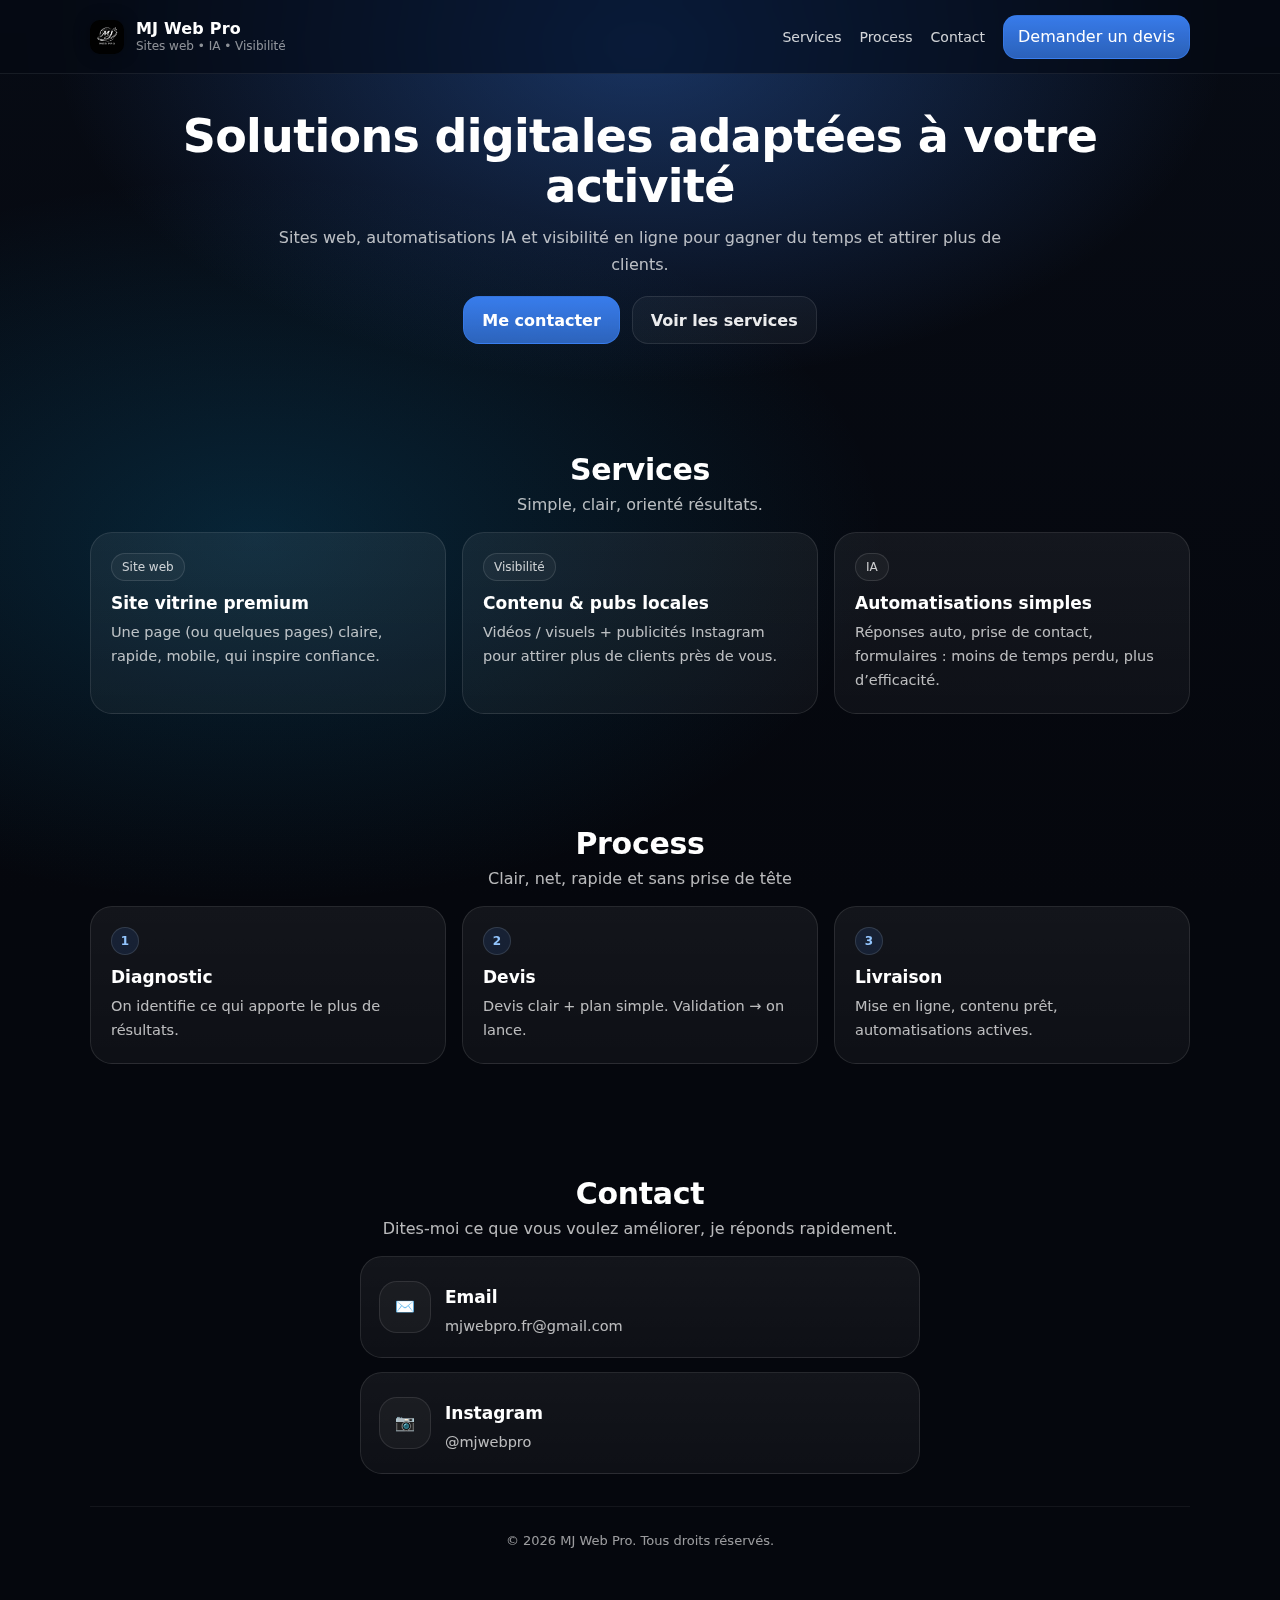
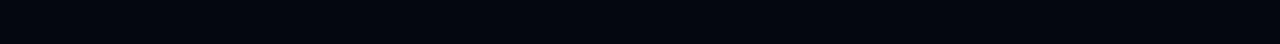
<file: index.html>
<!doctype html>
<html lang="fr">
<head>
  <meta charset="utf-8" />
  <meta name="viewport" content="width=device-width, initial-scale=1" />
  <title>MJ Web Pro</title>
  <meta name="description" content="Sites web, automatisations IA et outils digitaux pour gagner du temps et générer plus de clients." />
  <link rel="stylesheet" href="style.css" />
</head>

<body>
  <div class="page-bg" aria-hidden="true"></div>

  <!-- HEADER -->
  <header class="header">
    <div class="container header-inner">
      <a class="brand" href="#top" aria-label="MJ Web Pro">
        <img class="logo" src="logo.png" alt="MJ Web Pro" />
        <div class="brand-text">
          <div class="brand-name">MJ Web Pro</div>
          <div class="brand-sub">Sites web • IA • Visibilité</div>
        </div>
      </a>

      <!-- NAV DESKTOP -->
      <nav class="nav" aria-label="Navigation principale">
        <a class="nav-link" href="#services">Services</a>
        <a class="nav-link" href="#process">Process</a>
        <a class="nav-link" href="#contact">Contact</a>
        <a class="btn btn-accent" href="#contact">Demander un devis</a>
      </nav>

      <!-- BURGER MOBILE -->
      <button class="burger" id="burger" aria-label="Ouvrir le menu" aria-expanded="false" type="button">
        <span></span><span></span><span></span>
      </button>
    </div>

    <!-- NAV MOBILE -->
    <div class="mobile-nav" id="mobileNav" aria-label="Navigation mobile">
      <div class="container mobile-nav-inner">
        <a class="nav-link" href="#services">Services</a>
        <a class="nav-link" href="#process">Process</a>
        <a class="nav-link" href="#contact">Contact</a>
        <a class="btn btn-accent mobile-cta" href="#contact">Demander un devis</a>
      </div>
    </div>
  </header>

  <main id="top">
    <!-- HERO -->
    <section class="hero">
      <div class="container hero-wrap">
        <h1 class="hero-title">Solutions digitales adaptées à votre activité</h1>
        <p class="subtitle">
          Sites web, automatisations IA et visibilité en ligne pour gagner du temps et attirer plus de clients.
        </p>

        <div class="hero-actions">
          <a class="btn btn-lg btn-accent" href="#contact">Me contacter</a>
          <a class="btn btn-lg" href="#services">Voir les services</a>
        </div>
      </div>
    </section>

    <!-- SERVICES -->
    <section class="section" id="services">
      <div class="container">
        <div class="section-head">
          <h2 class="section-title">Services</h2>
          <p class="section-sub muted">Simple, clair, orienté résultats.</p>
        </div>

        <div class="grid">
          <div class="card">
            <div class="tag">Site web</div>
            <div class="card-title">Site vitrine premium</div>
            <div class="card-desc">
              Une page (ou quelques pages) claire, rapide, mobile, qui inspire confiance.
            </div>
          </div>

          <div class="card">
            <div class="tag">Visibilité</div>
            <div class="card-title">Contenu & pubs locales</div>
            <div class="card-desc">
              Vidéos / visuels + publicités Instagram pour attirer plus de clients près de vous.
            </div>
          </div>

          <div class="card">
            <div class="tag">IA</div>
            <div class="card-title">Automatisations simples</div>
            <div class="card-desc">
              Réponses auto, prise de contact, formulaires : moins de temps perdu, plus d’efficacité.
            </div>
          </div>
        </div>
      </div>
    </section>

    <!-- PROCESS -->
    <section class="section" id="process">
      <div class="container">
        <div class="section-head">
          <h2 class="section-title">Process</h2>
          <p class="section-sub muted">Clair, net, rapide et sans prise de tête</p>
        </div>

        <div class="grid">
          <div class="card">
            <div class="step">1</div>
            <div class="card-title">Diagnostic</div>
            <div class="card-desc">
              On identifie ce qui apporte le plus de résultats.
            </div>
          </div>

          <div class="card">
            <div class="step">2</div>
            <div class="card-title">Devis</div>
            <div class="card-desc">
              Devis clair + plan simple. Validation → on lance.
            </div>
          </div>

          <div class="card">
            <div class="step">3</div>
            <div class="card-title">Livraison</div>
            <div class="card-desc">
              Mise en ligne, contenu prêt, automatisations actives.
            </div>
          </div>
        </div>
      </div>
    </section>

    <!-- CONTACT -->
    <section class="section" id="contact">
      <div class="container">
        <div class="section-head">
          <h2 class="section-title">Contact</h2>
          <p class="section-sub muted">
            Dites-moi ce que vous voulez améliorer, je réponds rapidement.
          </p>
        </div>

        <div class="contact-row">
          <a class="card contact" href="mailto:mjwebpro.fr@gmail.com">
            <div class="iconbox">✉️</div>
            <div>
              <div class="card-title">Email</div>
              <div class="card-desc">mjwebpro.fr@gmail.com</div>
            </div>
          </a>

          <a class="card contact" href="https://instagram.com/mjwebpro" target="_blank" rel="noreferrer">
            <div class="iconbox">📷</div>
            <div>
              <div class="card-title">Instagram</div>
              <div class="card-desc">@mjwebpro</div>
            </div>
          </a>
        </div>

        <footer class="footer">
          © <span id="year"></span> MJ Web Pro. Tous droits réservés.
        </footer>
      </div>
    </section>
  </main>

  <script>
    document.getElementById("year").textContent = new Date().getFullYear();

    const burger = document.getElementById("burger");
    const mobileNav = document.getElementById("mobileNav");

    function closeMenu() {
      mobileNav.classList.remove("open");
      burger.setAttribute("aria-expanded", "false");
    }

    burger.addEventListener("click", () => {
      const isOpen = mobileNav.classList.toggle("open");
      burger.setAttribute("aria-expanded", String(isOpen));
    });

    mobileNav.querySelectorAll("a").forEach(a =>
      a.addEventListener("click", closeMenu)
    );

    window.addEventListener("resize", () => {
      if (window.innerWidth > 980) closeMenu();
    });

    const easeInOutCubic = (t) =>
      t < 0.5 ? 4 * t * t * t : 1 - Math.pow(-2 * t + 2, 3) / 2;

    document.querySelectorAll('a[href^="#"]').forEach(link => {
      link.addEventListener("click", (e) => {
        const id = link.getAttribute("href");
        if (id.length <= 1) return;

        const target = document.querySelector(id);
        if (!target) return;

        e.preventDefault();
        const headerOffset = 84;
        const targetY = target.getBoundingClientRect().top + window.scrollY - headerOffset;

        const startY = window.scrollY;
        const delta = targetY - startY;
        const startTime = performance.now();
        const duration = 850;

        function tick(now) {
          const elapsed = now - startTime;
          const p = Math.min(elapsed / duration, 1);
          const e2 = easeInOutCubic(p);
          window.scrollTo(0, startY + delta * e2);
          if (p < 1) requestAnimationFrame(tick);
        }
        requestAnimationFrame(tick);
      });
    });
  </script>
</body>
</html>
</file>
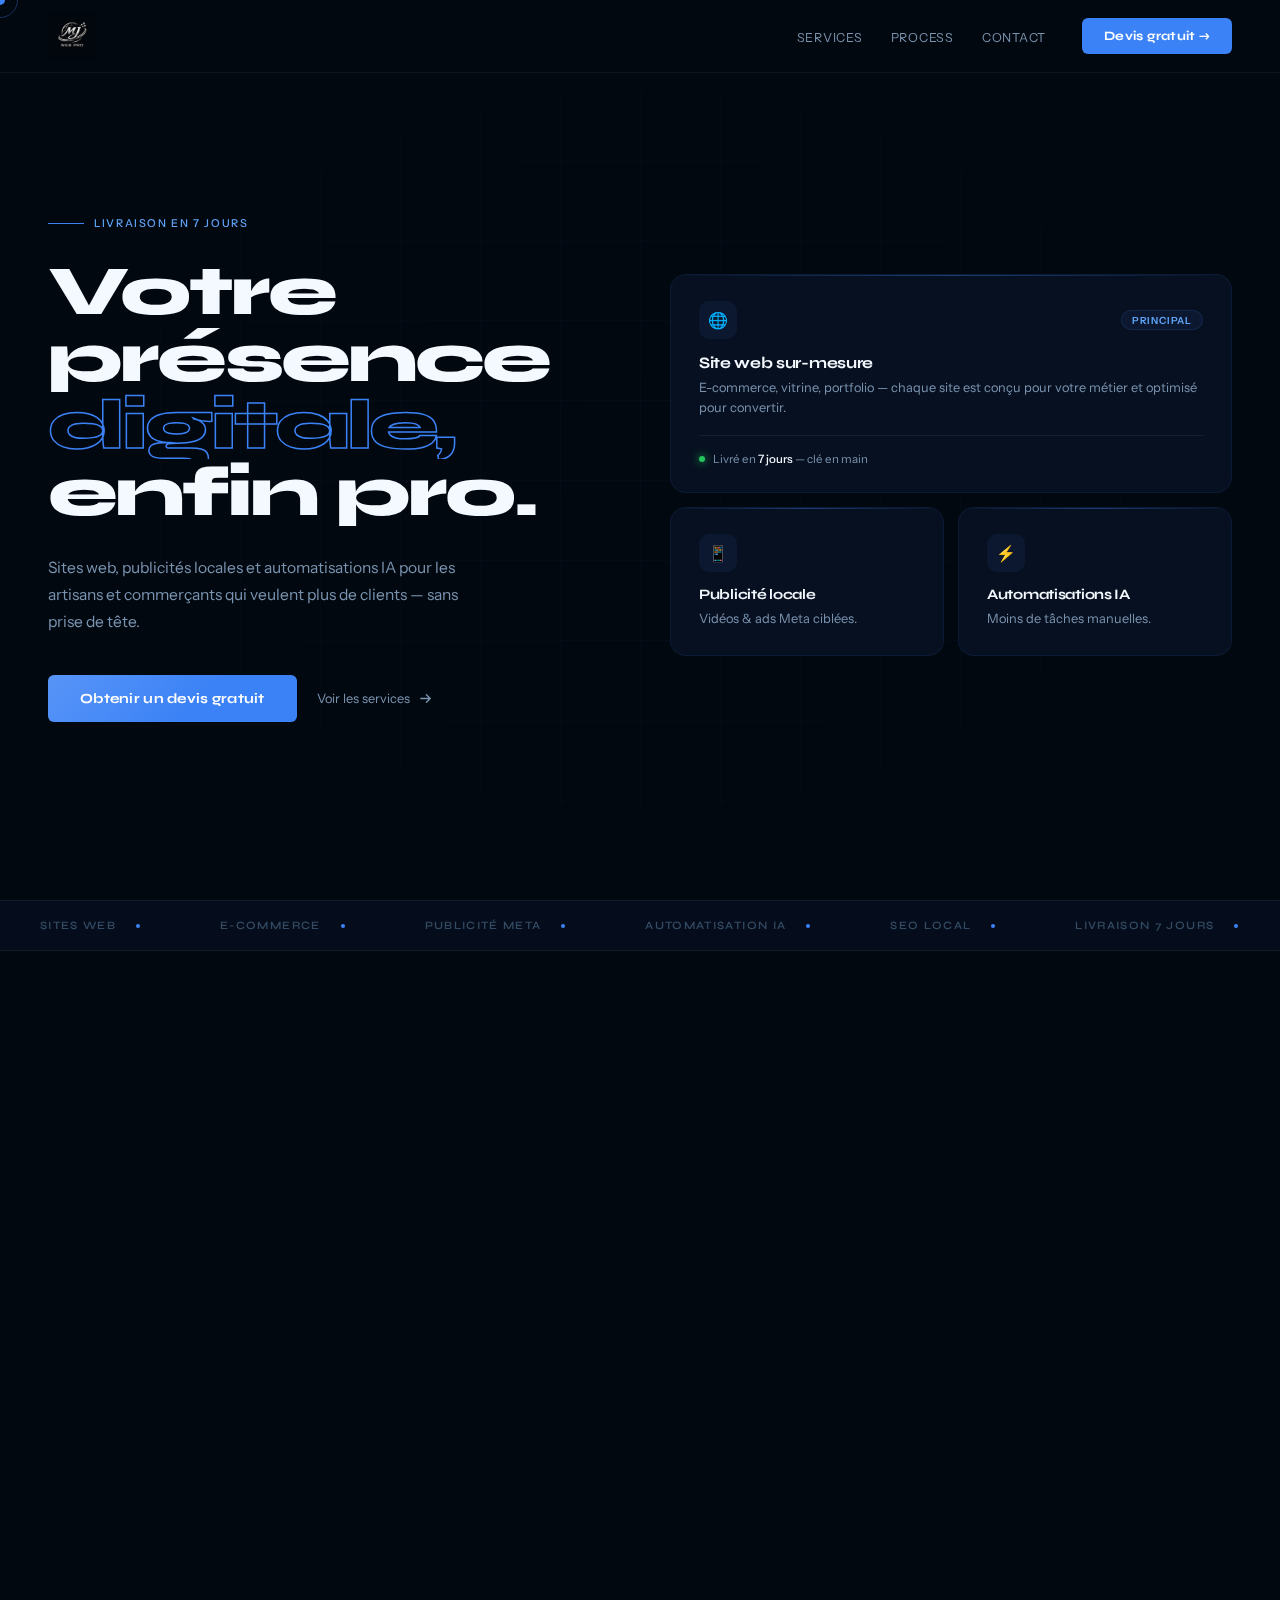
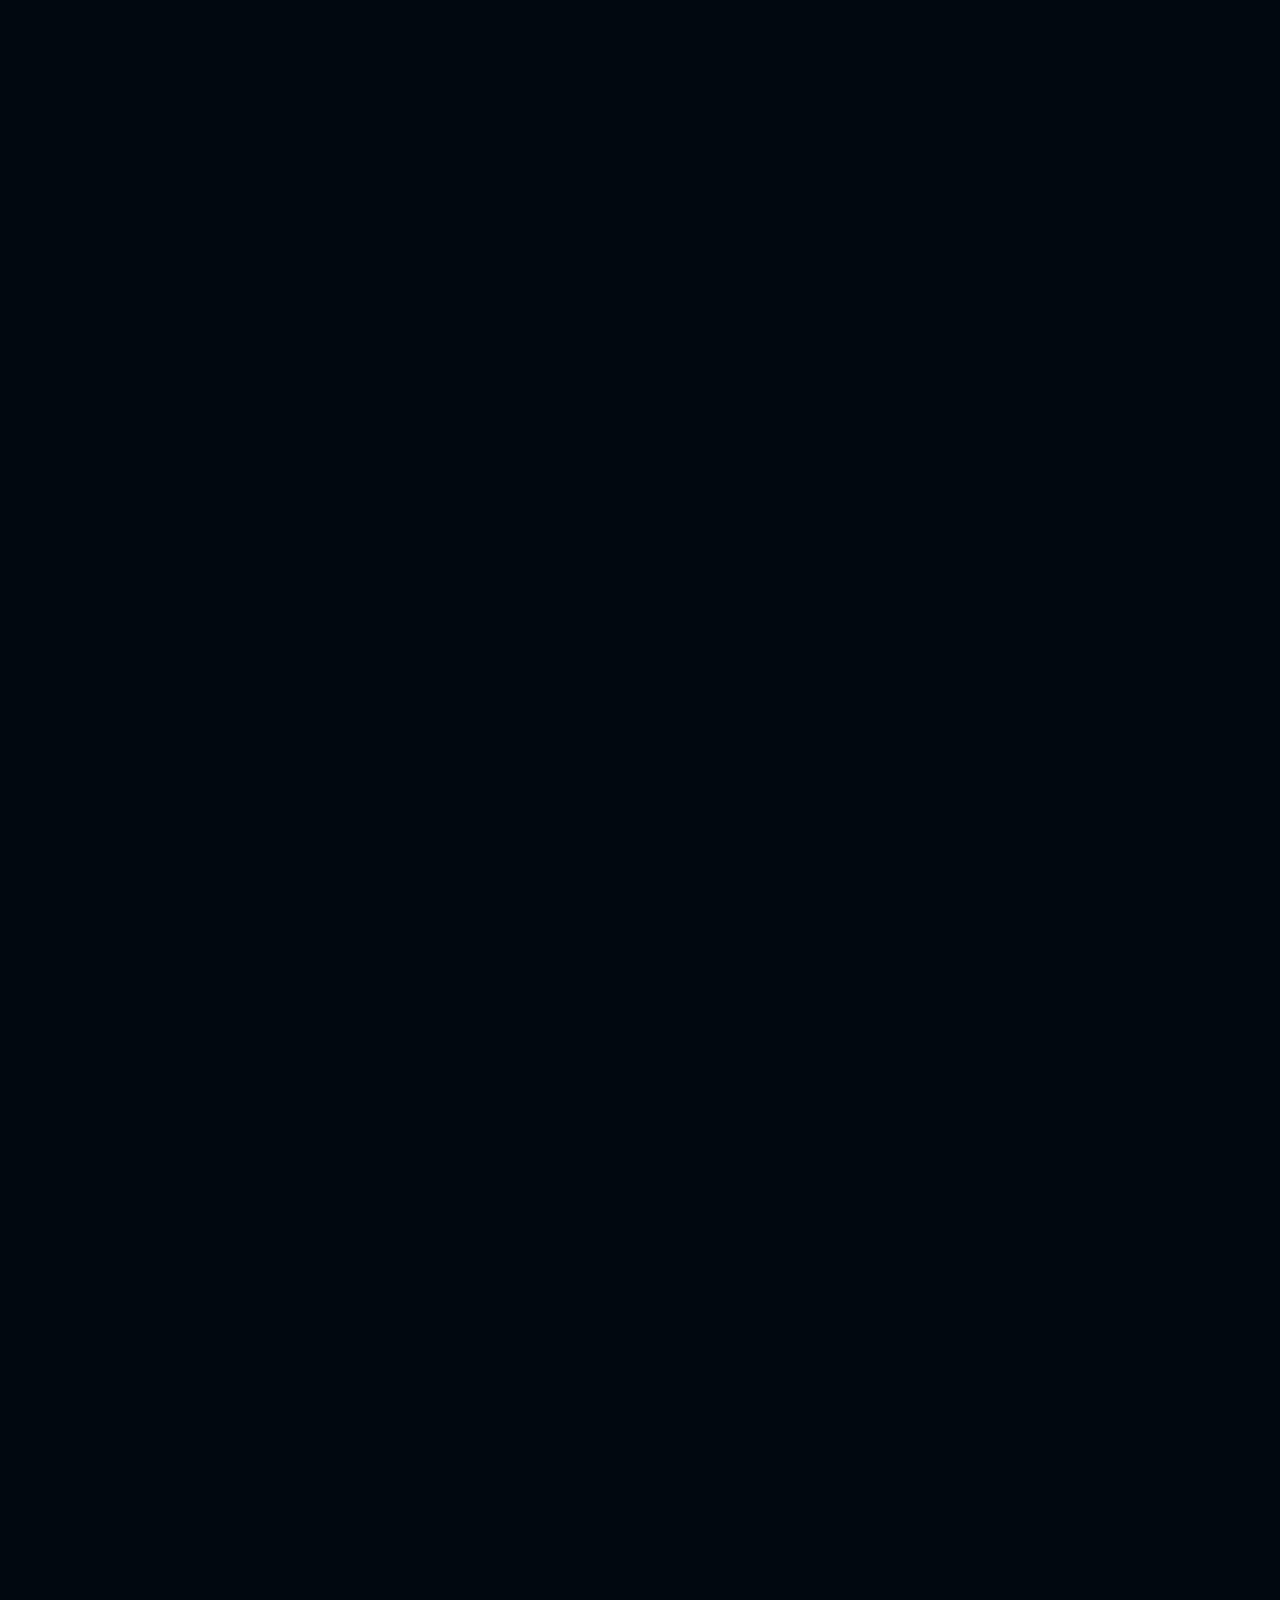
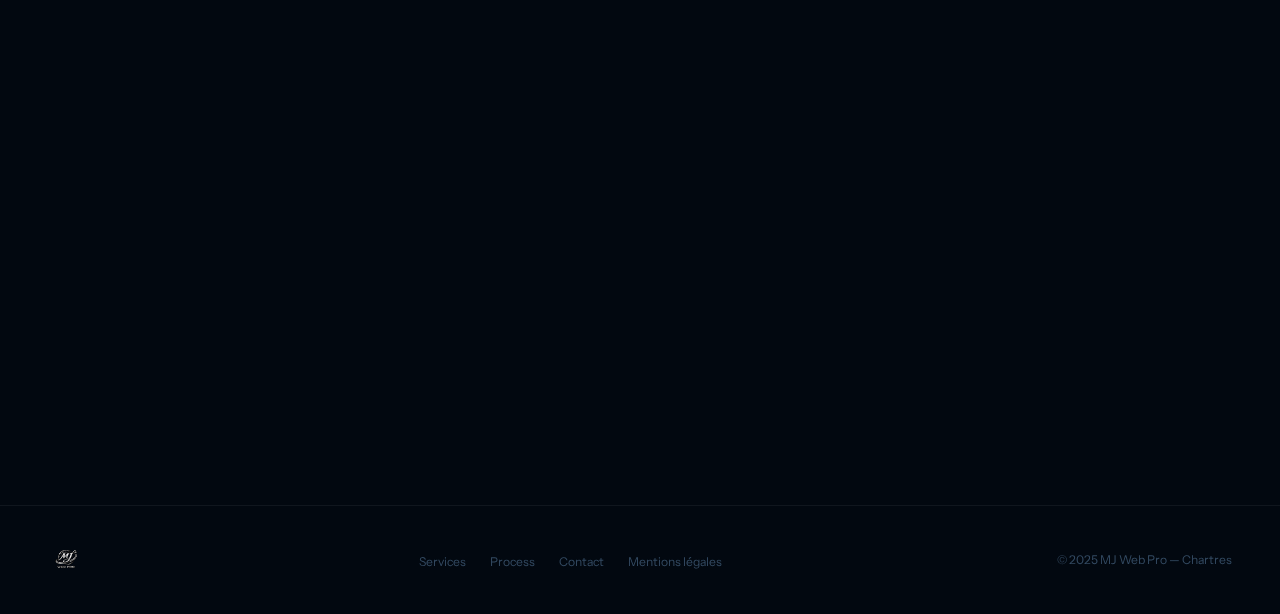
<file: Index.html>
<!DOCTYPE html>
<html lang="fr">
<head>
  <meta charset="UTF-8" />
  <meta name="viewport" content="width=device-width, initial-scale=1.0" />
  <title>MJ Web Pro — Agence digitale pour artisans</title>
  <meta name="description" content="Sites web, publicités locales et automatisations IA pour artisans et commerçants. Livré en 7 jours." />
  <link rel="preconnect" href="https://fonts.googleapis.com" />
  <link rel="preconnect" href="https://fonts.gstatic.com" crossorigin />
  <link href="https://fonts.googleapis.com/css2?family=Syne:wght@400;500;600;700;800&family=Instrument+Sans:ital,wght@0,300;0,400;0,500;1,300&display=swap" rel="stylesheet" />
  <style>
    *, *::before, *::after { box-sizing: border-box; margin: 0; padding: 0; }

    :root {
      --bg: #020810;
      --bg-2: #050D1C;
      --bg-card: #071020;
      --accent: #3B82F6;
      --accent-2: #60A5FA;
      --border: rgba(59,130,246,0.1);
      --border-w: rgba(255,255,255,0.06);
      --white: #F4F8FF;
      --grey: #7A94B0;
      --grey-dim: #334A62;
      --font-h: 'Syne', sans-serif;
      --font-b: 'Instrument Sans', sans-serif;
    }

    html { scroll-behavior: smooth; }

    body {
      background: var(--bg);
      color: var(--white);
      font-family: var(--font-b);
      -webkit-font-smoothing: antialiased;
      overflow-x: hidden;
    }

    /* ── CURSOR (desktop only) ── */
    @media (pointer: fine) {
      .cursor {
        position: fixed;
        width: 10px; height: 10px;
        background: var(--accent);
        border-radius: 50%;
        pointer-events: none;
        z-index: 9999;
        transition: transform 0.15s;
        transform: translate(-50%, -50%);
      }
      .cursor-ring {
        position: fixed;
        width: 36px; height: 36px;
        border: 1px solid rgba(59,130,246,0.35);
        border-radius: 50%;
        pointer-events: none;
        z-index: 9998;
        transform: translate(-50%, -50%);
      }
    }

    /* ── NAV ── */
    nav {
      position: fixed;
      top: 0; left: 0; right: 0;
      z-index: 200;
      display: flex;
      align-items: center;
      justify-content: space-between;
      padding: 12px 48px;
      background: rgba(2,8,16,0.88);
      backdrop-filter: blur(20px);
      -webkit-backdrop-filter: blur(20px);
      border-bottom: 1px solid var(--border-w);
    }

    .nav-logo { display: flex; align-items: center; text-decoration: none; }
    .nav-logo img { height: 48px; width: auto; mix-blend-mode: lighten; display: block; }

    .nav-right { display: flex; align-items: center; gap: 36px; }

    .nav-links { display: flex; gap: 28px; list-style: none; }
    .nav-links a {
      font-size: 0.78rem; color: var(--grey); text-decoration: none;
      font-weight: 400; letter-spacing: 0.06em; text-transform: uppercase; transition: color 0.2s;
    }
    .nav-links a:hover { color: var(--white); }

    .nav-btn {
      font-family: var(--font-h); font-size: 0.8rem; font-weight: 700;
      color: #fff; background: var(--accent); border: none;
      padding: 10px 22px; border-radius: 6px; text-decoration: none;
      letter-spacing: 0.02em; transition: all 0.2s; white-space: nowrap;
    }
    .nav-btn:hover { background: var(--accent-2); box-shadow: 0 0 24px rgba(59,130,246,0.4); }

    /* ── HERO ── */
    .hero {
      min-height: 100vh;
      display: grid; grid-template-columns: 1fr 1fr;
      align-items: center;
      padding: 110px 48px 80px; gap: 60px;
      position: relative; overflow: hidden;
    }

    .hero::before {
      content: '';
      position: absolute; inset: 0;
      background-image:
        linear-gradient(rgba(59,130,246,0.04) 1px, transparent 1px),
        linear-gradient(90deg, rgba(59,130,246,0.04) 1px, transparent 1px);
      background-size: 80px 80px;
      mask-image: radial-gradient(ellipse 80% 80% at 50% 50%, black 0%, transparent 100%);
    }

    .hero-left { position: relative; z-index: 2; }

    .hero-tag { display: inline-flex; align-items: center; gap: 10px; margin-bottom: 28px; }
    .tag-line { width: 36px; height: 1px; background: var(--accent); }
    .tag-text { font-size: 0.68rem; font-weight: 500; color: var(--accent-2); letter-spacing: 0.15em; text-transform: uppercase; }

    .hero-h1 {
      font-family: var(--font-h);
      font-size: clamp(3rem, 5.5vw, 5.8rem);
      font-weight: 800; line-height: 0.95; letter-spacing: -0.04em; margin-bottom: 28px;
    }
    .hero-h1 .line { display: block; overflow: hidden; }
    .hero-h1 .line span { display: block; animation: slideUp 0.8s cubic-bezier(.16,1,.3,1) both; }
    .hero-h1 .line:nth-child(2) span { animation-delay: 0.1s; }
    .hero-h1 .line:nth-child(3) span { animation-delay: 0.2s; }

    @keyframes slideUp { from { transform: translateY(110%); } to { transform: translateY(0); } }

    .hero-h1 em { font-style: normal; color: transparent; -webkit-text-stroke: 1.5px var(--accent); }

    .hero-p {
      font-size: 0.975rem; color: var(--grey); line-height: 1.75;
      max-width: 420px; font-weight: 300; animation: fadeIn 1s 0.4s both;
    }

    @keyframes fadeIn { from { opacity: 0; transform: translateY(16px); } to { opacity: 1; transform: none; } }

    .hero-cta {
      display: flex; align-items: center; gap: 20px;
      margin-top: 40px; animation: fadeIn 1s 0.5s both; flex-wrap: wrap;
    }

    .btn-main {
      position: relative; font-family: var(--font-h); font-weight: 700;
      font-size: 0.875rem; color: #fff; text-decoration: none;
      padding: 15px 32px; border-radius: 6px; background: var(--accent);
      letter-spacing: 0.02em; overflow: hidden;
      transition: box-shadow 0.3s, transform 0.2s; display: inline-block;
    }
    .btn-main::after {
      content: ''; position: absolute; inset: 0;
      background: linear-gradient(135deg, rgba(255,255,255,0.15) 0%, transparent 60%);
    }
    .btn-main:hover { box-shadow: 0 8px 40px rgba(59,130,246,0.5); transform: translateY(-2px); }

    .btn-ghost {
      font-size: 0.8rem; color: var(--grey); text-decoration: none;
      display: flex; align-items: center; gap: 8px; font-weight: 400; transition: color 0.2s;
    }
    .btn-ghost:hover { color: var(--white); }

    .hero-right {
      position: relative; z-index: 2;
      display: flex; flex-direction: column; gap: 14px;
      animation: fadeIn 1s 0.3s both;
    }

    .hero-card {
      background: var(--bg-card); border: 1px solid var(--border);
      border-radius: 16px; padding: 26px 28px;
      position: relative; overflow: hidden;
      transition: transform 0.3s, box-shadow 0.3s;
    }
    .hero-card:hover { transform: translateY(-3px); box-shadow: 0 16px 48px rgba(0,0,0,0.4); }
    .hero-card::before {
      content: ''; position: absolute; top: 0; left: 0; right: 0; height: 1px;
      background: linear-gradient(90deg, transparent, rgba(59,130,246,0.4), transparent);
    }

    .card-top { display: flex; align-items: center; justify-content: space-between; margin-bottom: 14px; }
    .card-icon { width: 38px; height: 38px; background: rgba(59,130,246,0.08); border-radius: 10px; display: flex; align-items: center; justify-content: center; font-size: 1rem; }
    .card-badge { font-size: 0.62rem; font-weight: 600; letter-spacing: 0.08em; text-transform: uppercase; color: var(--accent-2); background: rgba(59,130,246,0.08); border: 1px solid rgba(59,130,246,0.15); padding: 3px 10px; border-radius: 100px; }
    .card-title { font-family: var(--font-h); font-size: 1rem; font-weight: 700; letter-spacing: -0.02em; margin-bottom: 6px; }
    .card-desc { font-size: 0.8rem; color: var(--grey); line-height: 1.6; font-weight: 300; }
    .card-stat { margin-top: 16px; padding-top: 16px; border-top: 1px solid var(--border-w); display: flex; align-items: center; gap: 8px; }
    .stat-dot { width: 6px; height: 6px; background: #22C55E; border-radius: 50%; box-shadow: 0 0 8px #22C55E; animation: blink 2s infinite; flex-shrink: 0; }
    @keyframes blink { 0%,100%{opacity:1} 50%{opacity:0.4} }
    .stat-text { font-size: 0.72rem; color: var(--grey); }
    .stat-text strong { color: var(--white); font-weight: 500; }
    .hero-cards-small { display: grid; grid-template-columns: 1fr 1fr; gap: 14px; }

    /* ── MARQUEE ── */
    .marquee-wrap { border-top: 1px solid var(--border-w); border-bottom: 1px solid var(--border-w); padding: 18px 0; overflow: hidden; background: var(--bg-2); }
    .marquee-track { display: flex; animation: marquee 22s linear infinite; width: max-content; }
    .marquee-item { display: flex; align-items: center; gap: 20px; padding: 0 40px; font-family: var(--font-h); font-size: 0.7rem; font-weight: 600; color: var(--grey-dim); letter-spacing: 0.12em; text-transform: uppercase; white-space: nowrap; }
    .marquee-item span { width: 4px; height: 4px; background: var(--accent); border-radius: 50%; display: inline-block; flex-shrink: 0; }
    @keyframes marquee { from{transform:translateX(0)} to{transform:translateX(-50%)} }

    /* ── SERVICES ── */
    .services { padding: 120px 48px; }
    .services-header { display: grid; grid-template-columns: 1fr 1fr; gap: 60px; align-items: end; margin-bottom: 64px; }
    .s-label { font-size: 0.68rem; font-weight: 600; color: var(--accent); letter-spacing: 0.15em; text-transform: uppercase; display: flex; align-items: center; gap: 10px; margin-bottom: 18px; }
    .s-label::before { content: ''; width: 24px; height: 1px; background: var(--accent); }
    .s-title { font-family: var(--font-h); font-size: clamp(2.2rem, 3.5vw, 3.5rem); font-weight: 800; line-height: 1.0; letter-spacing: -0.04em; }
    .s-title em { font-style: normal; color: var(--accent); }
    .s-desc { font-size: 0.92rem; color: var(--grey); line-height: 1.75; font-weight: 300; }
    .services-list { display: flex; flex-direction: column; gap: 2px; }
    .svc-row { display: grid; grid-template-columns: 72px 1fr auto; align-items: center; gap: 36px; padding: 32px 36px; background: var(--bg-2); border: 1px solid var(--border-w); border-radius: 12px; transition: all 0.3s; position: relative; overflow: hidden; text-decoration: none; color: inherit; }
    .svc-row::before { content: ''; position: absolute; left: 0; top: 0; bottom: 0; width: 3px; background: var(--accent); transform: scaleY(0); transition: transform 0.3s cubic-bezier(.16,1,.3,1); transform-origin: bottom; }
    .svc-row:hover { background: var(--bg-card); border-color: var(--border); transform: translateX(4px); }
    .svc-row:hover::before { transform: scaleY(1); }
    .svc-num { font-family: var(--font-h); font-size: 0.62rem; font-weight: 700; color: var(--grey-dim); letter-spacing: 0.1em; }
    .svc-main h3 { font-family: var(--font-h); font-size: 1.2rem; font-weight: 700; letter-spacing: -0.025em; margin-bottom: 5px; transition: color 0.2s; }
    .svc-row:hover .svc-main h3 { color: var(--accent-2); }
    .svc-main p { font-size: 0.83rem; color: var(--grey); font-weight: 300; line-height: 1.5; }
    .svc-tags { display: flex; gap: 8px; flex-wrap: wrap; justify-content: flex-end; }
    .svc-tag { font-size: 0.68rem; font-weight: 500; color: var(--grey); background: rgba(255,255,255,0.03); border: 1px solid var(--border-w); padding: 5px 11px; border-radius: 100px; white-space: nowrap; }

    /* ── DIFF ── */
    .diff { padding: 0 48px 120px; }
    .diff-inner { background: var(--bg-2); border: 1px solid var(--border-w); border-radius: 24px; overflow: hidden; }
    .diff-top { padding: 72px; border-bottom: 1px solid var(--border-w); display: grid; grid-template-columns: 1fr 1fr; gap: 60px; align-items: center; }
    .diff-top-title { font-family: var(--font-h); font-size: clamp(1.8rem, 3vw, 2.8rem); font-weight: 800; letter-spacing: -0.04em; line-height: 1.05; }
    .diff-top-title em { font-style: normal; color: transparent; -webkit-text-stroke: 1px var(--accent); }
    .diff-top-right p { font-size: 0.92rem; color: var(--grey); line-height: 1.8; font-weight: 300; }
    .diff-grid { display: grid; grid-template-columns: repeat(3, 1fr); }
    .diff-item { padding: 44px 36px; border-right: 1px solid var(--border-w); position: relative; overflow: hidden; }
    .diff-item:last-child { border-right: none; }
    .diff-item::after { content: ''; position: absolute; bottom: 0; left: 0; right: 0; height: 2px; background: linear-gradient(90deg, var(--accent), transparent); transform: scaleX(0); transform-origin: left; transition: transform 0.4s ease; }
    .diff-item:hover::after { transform: scaleX(1); }
    .diff-n { font-family: var(--font-h); font-size: 2.8rem; font-weight: 800; color: rgba(59,130,246,0.08); letter-spacing: -0.05em; line-height: 1; margin-bottom: 18px; }
    .diff-h { font-family: var(--font-h); font-size: 1rem; font-weight: 700; letter-spacing: -0.02em; margin-bottom: 10px; }
    .diff-p { font-size: 0.83rem; color: var(--grey); line-height: 1.7; font-weight: 300; }

    /* ── PROCESS ── */
    .process { padding: 0 48px 120px; }
    .process-header { margin-bottom: 64px; }
    .process-steps { display: grid; grid-template-columns: repeat(3, 1fr); gap: 20px; }
    .p-step { padding: 36px 28px; background: var(--bg-2); border: 1px solid var(--border-w); border-radius: 16px; transition: border-color 0.3s, background 0.3s; }
    .p-step:hover { border-color: var(--border); background: var(--bg-card); }
    .p-dot { width: 44px; height: 44px; background: var(--bg-card); border: 1px solid var(--border); border-radius: 50%; display: flex; align-items: center; justify-content: center; margin-bottom: 28px; font-family: var(--font-h); font-size: 0.72rem; font-weight: 700; color: var(--accent); }
    .p-step h3 { font-family: var(--font-h); font-size: 1.05rem; font-weight: 700; letter-spacing: -0.02em; margin-bottom: 10px; }
    .p-step p { font-size: 0.83rem; color: var(--grey); line-height: 1.7; font-weight: 300; }
    .p-time { display: inline-flex; align-items: center; gap: 6px; margin-top: 20px; font-size: 0.7rem; color: var(--accent-2); font-weight: 500; letter-spacing: 0.04em; }

    /* ── CONTACT / FORMULAIRE ── */
    .contact-wrap { padding: 0 48px 100px; }

    .contact-box {
      position: relative; border-radius: 24px; overflow: hidden;
      background: var(--bg-card); border: 1px solid var(--border);
    }

    .cta-orb { position: absolute; border-radius: 50%; filter: blur(80px); pointer-events: none; }
    .cta-orb-1 { width: 400px; height: 400px; background: rgba(59,130,246,0.1); top: -100px; left: -100px; animation: orb1 8s ease-in-out infinite; }
    .cta-orb-2 { width: 300px; height: 300px; background: rgba(59,130,246,0.06); bottom: -80px; right: -80px; animation: orb2 10s ease-in-out infinite; }
    @keyframes orb1 { 0%,100%{transform:translate(0,0)} 50%{transform:translate(40px,30px)} }
    @keyframes orb2 { 0%,100%{transform:translate(0,0)} 50%{transform:translate(-30px,-40px)} }

    .contact-inner {
      position: relative; z-index: 1;
      display: grid; grid-template-columns: 1fr 1fr;
      gap: 0;
    }

    .contact-left {
      padding: 72px 56px;
      border-right: 1px solid var(--border-w);
      display: flex; flex-direction: column; justify-content: center;
    }

    .contact-left h2 {
      font-family: var(--font-h);
      font-size: clamp(2rem, 3.5vw, 3rem);
      font-weight: 800; letter-spacing: -0.04em; line-height: 1.05;
      margin-bottom: 20px;
    }

    .contact-left h2 em { font-style: normal; color: var(--accent); }

    .contact-left p {
      font-size: 0.92rem; color: var(--grey); line-height: 1.75; font-weight: 300;
      margin-bottom: 40px;
    }

    .contact-meta {
      display: flex; flex-direction: column; gap: 16px;
    }

    .contact-meta-item {
      display: flex; align-items: center; gap: 12px;
    }

    .meta-icon {
      width: 36px; height: 36px; background: rgba(59,130,246,0.08);
      border: 1px solid var(--border); border-radius: 8px;
      display: flex; align-items: center; justify-content: center; font-size: 0.9rem; flex-shrink: 0;
    }

    .meta-text { font-size: 0.83rem; color: var(--grey); font-weight: 300; }
    .meta-text strong { color: var(--white); font-weight: 500; display: block; font-size: 0.82rem; }

    /* Formulaire */
    .contact-right { padding: 56px 56px; }

    .form-row { display: grid; grid-template-columns: 1fr 1fr; gap: 14px; margin-bottom: 14px; }

    .form-group { display: flex; flex-direction: column; gap: 7px; margin-bottom: 14px; }
    .form-group:last-child { margin-bottom: 0; }

    .form-group label {
      font-size: 0.72rem; font-weight: 600; color: var(--grey);
      letter-spacing: 0.06em; text-transform: uppercase;
    }

    .form-group label span {
      color: var(--grey-dim); font-weight: 400; text-transform: none; letter-spacing: 0; margin-left: 4px;
    }

    .form-control {
      background: rgba(255,255,255,0.03);
      border: 1px solid var(--border-w);
      border-radius: 8px;
      padding: 13px 16px;
      font-family: var(--font-b);
      font-size: 0.875rem;
      color: var(--white);
      outline: none;
      transition: border-color 0.2s, background 0.2s;
      width: 100%;
      -webkit-appearance: none;
    }

    .form-control::placeholder { color: var(--grey-dim); }

    .form-control:focus {
      border-color: rgba(59,130,246,0.4);
      background: rgba(59,130,246,0.04);
    }

    select.form-control {
      cursor: pointer;
      background-image: url("data:image/svg+xml,%3Csvg xmlns='http://www.w3.org/2000/svg' width='12' height='8' viewBox='0 0 12 8' fill='none'%3E%3Cpath d='M1 1l5 5 5-5' stroke='%237A94B0' stroke-width='1.5' stroke-linecap='round'/%3E%3C/svg%3E");
      background-repeat: no-repeat;
      background-position: right 14px center;
      padding-right: 38px;
    }

    select.form-control option { background: #071020; color: var(--white); }

    textarea.form-control { resize: vertical; min-height: 110px; line-height: 1.6; }

    .form-submit {
      width: 100%; margin-top: 20px;
      font-family: var(--font-h); font-weight: 700; font-size: 0.9rem;
      color: #fff; background: var(--accent);
      border: none; border-radius: 8px; padding: 16px;
      cursor: pointer; letter-spacing: 0.02em;
      transition: all 0.2s; position: relative; overflow: hidden;
    }

    .form-submit::after {
      content: ''; position: absolute; inset: 0;
      background: linear-gradient(135deg, rgba(255,255,255,0.12) 0%, transparent 60%);
    }

    .form-submit:hover { background: var(--accent-2); box-shadow: 0 8px 32px rgba(59,130,246,0.45); transform: translateY(-1px); }
    .form-submit:active { transform: translateY(0); }

    /* Succès message */
    .form-success {
      display: none;
      flex-direction: column;
      align-items: center;
      justify-content: center;
      text-align: center;
      padding: 48px 24px;
      gap: 16px;
    }

    .success-icon {
      width: 56px; height: 56px;
      background: rgba(34,197,94,0.1);
      border: 1px solid rgba(34,197,94,0.2);
      border-radius: 50%;
      display: flex; align-items: center; justify-content: center;
      font-size: 1.4rem;
    }

    .form-success h3 { font-family: var(--font-h); font-size: 1.3rem; font-weight: 700; letter-spacing: -0.02em; }
    .form-success p { font-size: 0.875rem; color: var(--grey); font-weight: 300; max-width: 280px; line-height: 1.7; }

    /* ── FOOTER ── */
    footer { border-top: 1px solid var(--border-w); padding: 36px 48px; display: flex; align-items: center; justify-content: space-between; flex-wrap: wrap; gap: 20px; }
    .footer-logo { display: flex; align-items: center; text-decoration: none; }
    .footer-logo img { height: 36px; width: auto; mix-blend-mode: lighten; }
    .footer-links { display: flex; gap: 24px; list-style: none; flex-wrap: wrap; }
    .footer-links a { font-size: 0.76rem; color: var(--grey-dim); text-decoration: none; transition: color 0.2s; }
    .footer-links a:hover { color: var(--grey); }
    .footer-right { font-size: 0.76rem; color: var(--grey-dim); }

    /* ── REVEAL ── */
    .r { opacity: 0; transform: translateY(24px); transition: opacity 0.7s ease, transform 0.7s ease; }
    .r.on { opacity: 1; transform: none; }
    .r.d1 { transition-delay: 0.1s; }
    .r.d2 { transition-delay: 0.2s; }

    /* ── MOBILE ── */
    @media (max-width: 768px) {
      nav { padding: 12px 20px; }
      .nav-links { display: none; }
      .nav-logo img { height: 40px; }
      .nav-btn { font-size: 0.75rem; padding: 9px 16px; }

      .hero { grid-template-columns: 1fr; min-height: auto; padding: 100px 20px 60px; gap: 0; text-align: center; }
      .hero::before { display: none; }
      .hero-tag { justify-content: center; }
      .hero-h1 { font-size: clamp(2.8rem, 11vw, 3.8rem); margin-bottom: 20px; }
      .hero-p { font-size: 0.9rem; margin: 0 auto; max-width: 340px; }
      .hero-cta { justify-content: center; flex-direction: column; align-items: center; gap: 14px; margin-top: 32px; }
      .btn-main { width: 100%; max-width: 300px; text-align: center; padding: 16px 24px; }
      .hero-right { display: none; }

      .marquee-item { padding: 0 28px; font-size: 0.65rem; }

      .services { padding: 72px 20px; }
      .services-header { grid-template-columns: 1fr; gap: 16px; margin-bottom: 40px; }
      .s-title { font-size: 2.1rem; }
      .svc-row { grid-template-columns: 1fr; gap: 12px; padding: 24px 20px; }
      .svc-num { display: none; }
      .svc-tags { justify-content: flex-start; }
      .svc-row:hover { transform: none; }

      .diff { padding: 0 20px 72px; }
      .diff-top { grid-template-columns: 1fr; gap: 24px; padding: 40px 28px; }
      .diff-grid { grid-template-columns: 1fr; }
      .diff-item { border-right: none; border-bottom: 1px solid var(--border-w); padding: 32px 28px; }
      .diff-item:last-child { border-bottom: none; }

      .process { padding: 0 20px 72px; }
      .process-steps { grid-template-columns: 1fr; gap: 14px; }
      .p-step { padding: 28px 24px; }

      /* Contact mobile */
      .contact-wrap { padding: 0 20px 72px; }
      .contact-inner { grid-template-columns: 1fr; }
      .contact-left { padding: 40px 28px; border-right: none; border-bottom: 1px solid var(--border-w); }
      .contact-left h2 { font-size: 2rem; }
      .contact-right { padding: 36px 28px; }
      .form-row { grid-template-columns: 1fr; }

      footer { padding: 28px 20px; flex-direction: column; align-items: flex-start; gap: 16px; }
      .footer-links { gap: 18px; }
    }

    @media (max-width: 360px) {
      .hero-h1 { font-size: 2.4rem; }
    }
  </style>
</head>
<body>

  <div class="cursor" id="cursor"></div>
  <div class="cursor-ring" id="cursorRing"></div>

  <!-- NAV -->
  <nav>
    <a href="#" class="nav-logo">
      <img src="logo.png" alt="MJ Web Pro" />
    </a>
    <div class="nav-right">
      <ul class="nav-links">
        <li><a href="#services">Services</a></li>
        <li><a href="#process">Process</a></li>
        <li><a href="#contact">Contact</a></li>
      </ul>
      <a href="#contact" class="nav-btn">Devis gratuit →</a>
    </div>
  </nav>

  <!-- HERO -->
  <section class="hero">
    <div class="hero-left">
      <div class="hero-tag">
        <div class="tag-line"></div>
        <span class="tag-text">Livraison en 7 jours</span>
      </div>
      <h1 class="hero-h1">
        <span class="line"><span>Votre présence</span></span>
        <span class="line"><span><em>digitale,</em></span></span>
        <span class="line"><span>enfin pro.</span></span>
      </h1>
      <p class="hero-p">Sites web, publicités locales et automatisations IA pour les artisans et commerçants qui veulent plus de clients — sans prise de tête.</p>
      <div class="hero-cta">
        <a href="#contact" class="btn-main">Obtenir un devis gratuit</a>
        <a href="#services" class="btn-ghost">
          Voir les services
          <svg width="15" height="15" viewBox="0 0 16 16" fill="none"><path d="M3 8h10M9 4l4 4-4 4" stroke="currentColor" stroke-width="1.5" stroke-linecap="round" stroke-linejoin="round"/></svg>
        </a>
      </div>
    </div>
    <div class="hero-right">
      <div class="hero-card">
        <div class="card-top">
          <div class="card-icon">🌐</div>
          <span class="card-badge">Principal</span>
        </div>
        <div class="card-title">Site web sur-mesure</div>
        <div class="card-desc">E-commerce, vitrine, portfolio — chaque site est conçu pour votre métier et optimisé pour convertir.</div>
        <div class="card-stat">
          <span class="stat-dot"></span>
          <span class="stat-text">Livré en <strong>7 jours</strong> — clé en main</span>
        </div>
      </div>
      <div class="hero-cards-small">
        <div class="hero-card">
          <div class="card-icon" style="margin-bottom:14px;">📱</div>
          <div class="card-title" style="font-size:0.9rem;">Publicité locale</div>
          <div class="card-desc">Vidéos & ads Meta ciblées.</div>
        </div>
        <div class="hero-card">
          <div class="card-icon" style="margin-bottom:14px;">⚡</div>
          <div class="card-title" style="font-size:0.9rem;">Automatisations IA</div>
          <div class="card-desc">Moins de tâches manuelles.</div>
        </div>
      </div>
    </div>
  </section>

  <!-- MARQUEE -->
  <div class="marquee-wrap">
    <div class="marquee-track">
      <div class="marquee-item">Sites web<span></span></div>
      <div class="marquee-item">E-commerce<span></span></div>
      <div class="marquee-item">Publicité Meta<span></span></div>
      <div class="marquee-item">Automatisation IA<span></span></div>
      <div class="marquee-item">SEO local<span></span></div>
      <div class="marquee-item">Livraison 7 jours<span></span></div>
      <div class="marquee-item">Sur-mesure<span></span></div>
      <div class="marquee-item">Sites web<span></span></div>
      <div class="marquee-item">E-commerce<span></span></div>
      <div class="marquee-item">Publicité Meta<span></span></div>
      <div class="marquee-item">Automatisation IA<span></span></div>
      <div class="marquee-item">SEO local<span></span></div>
      <div class="marquee-item">Livraison 7 jours<span></span></div>
      <div class="marquee-item">Sur-mesure<span></span></div>
    </div>
  </div>

  <!-- SERVICES -->
  <section class="services" id="services">
    <div class="services-header">
      <div class="r">
        <div class="s-label">Services</div>
        <h2 class="s-title">Ce que je<br />construis<br /><em>pour vous.</em></h2>
      </div>
      <p class="s-desc r d1">Chaque service est pensé pour un seul résultat : plus de clients, moins de temps perdu. Pas de contrat, pas de jargon.</p>
    </div>
    <div class="services-list">
      <a href="#contact" class="svc-row r">
        <div class="svc-num">01</div>
        <div class="svc-main">
          <h3>Sites web professionnels</h3>
          <p>Vitrine, e-commerce, portfolio, sur-mesure — des sites qui travaillent pour vous 24h/24.</p>
        </div>
        <div class="svc-tags">
          <span class="svc-tag">Design sur-mesure</span>
          <span class="svc-tag">Mobile-first</span>
          <span class="svc-tag">SEO</span>
          <span class="svc-tag">7 jours</span>
        </div>
      </a>
      <a href="#contact" class="svc-row r d1">
        <div class="svc-num">02</div>
        <div class="svc-main">
          <h3>Publicité locale</h3>
          <p>Vidéos, visuels et publicités Instagram/Facebook pour attirer des clients dans votre zone.</p>
        </div>
        <div class="svc-tags">
          <span class="svc-tag">Tournage & montage</span>
          <span class="svc-tag">Ads Meta</span>
          <span class="svc-tag">Ciblage local</span>
        </div>
      </a>
      <a href="#contact" class="svc-row r d2">
        <div class="svc-num">03</div>
        <div class="svc-main">
          <h3>Automatisations IA</h3>
          <p>Réponses auto, prise de RDV, formulaires intelligents : récupérez des heures chaque semaine.</p>
        </div>
        <div class="svc-tags">
          <span class="svc-tag">Réponse auto</span>
          <span class="svc-tag">Prise de RDV</span>
          <span class="svc-tag">Intégration simple</span>
        </div>
      </a>
    </div>
  </section>

  <!-- DIFF -->
  <section class="diff">
    <div class="diff-inner r">
      <div class="diff-top">
        <h2 class="diff-top-title">Pas une agence.<br /><em>Pas</em> un freelance<br />comme les autres.</h2>
        <div class="diff-top-right">
          <p>Vous avez déjà vu des agences qui facturent 3 000€ pour un site livré en 3 mois. Moi, je livre en 7 jours, au bon prix, sans jargon — et adapté à votre métier, pas au leur.</p>
        </div>
      </div>
      <div class="diff-grid">
        <div class="diff-item">
          <div class="diff-n">01</div>
          <h3 class="diff-h">Rapide à livrer</h3>
          <p class="diff-p">7 jours maximum, garanti. Pendant que d'autres vous font attendre 2 mois, vous êtes déjà en ligne.</p>
        </div>
        <div class="diff-item">
          <div class="diff-n">02</div>
          <h3 class="diff-h">Adapté à votre métier</h3>
          <p class="diff-p">Coiffeur, plombier, restaurateur — je comprends votre activité avant de toucher au code.</p>
        </div>
        <div class="diff-item">
          <div class="diff-n">03</div>
          <h3 class="diff-h">Prix juste</h3>
          <p class="diff-p">Devis clair, sans surprise. Vous savez exactement ce que vous payez avant de vous engager.</p>
        </div>
      </div>
    </div>
  </section>

  <!-- PROCESS -->
  <section class="process" id="process">
    <div class="process-header r">
      <div class="s-label">Process</div>
      <h2 class="s-title">Simple, rapide,<br /><em>sans surprise.</em></h2>
    </div>
    <div class="process-steps">
      <div class="p-step r">
        <div class="p-dot">01</div>
        <h3>Diagnostic gratuit</h3>
        <p>On échange sur votre activité, vos objectifs et ce dont vous avez besoin. Je vous propose une solution — sans engagement.</p>
        <div class="p-time">⏱ 30 minutes</div>
      </div>
      <div class="p-step r d1">
        <div class="p-dot">02</div>
        <h3>Devis & validation</h3>
        <p>Vous recevez un devis clair et détaillé en 24h. Une fois validé, on lance. Pas de paperasse, pas d'attente.</p>
        <div class="p-time">⏱ 24 heures</div>
      </div>
      <div class="p-step r d2">
        <div class="p-dot">03</div>
        <h3>Livraison en ligne</h3>
        <p>Votre site est mis en ligne, testé et opérationnel. Je vous explique comment tout fonctionne, simplement.</p>
        <div class="p-time">⏱ 7 jours</div>
      </div>
    </div>
  </section>

  <!-- CONTACT -->
  <section class="contact-wrap" id="contact">
    <div class="contact-box r">
      <div class="cta-orb cta-orb-1"></div>
      <div class="cta-orb cta-orb-2"></div>
      <div class="contact-inner">

        <!-- Gauche : texte -->
        <div class="contact-left">
          <div class="s-label">Contact</div>
          <h2>On lance<br />votre projet<br /><em>ensemble.</em></h2>
          <p>Remplissez le formulaire, je vous réponds dans la journée avec un devis clair et sans engagement.</p>
          <div class="contact-meta">
            <div class="contact-meta-item">
              <div class="meta-icon">⏱</div>
              <div class="meta-text">
                <strong>Réponse rapide</strong>
                Sous 24h, souvent bien avant
              </div>
            </div>
            <div class="contact-meta-item">
              <div class="meta-icon">📍</div>
              <div class="meta-text">
                <strong>Chartres & partout en France</strong>
                En présentiel ou à distance
              </div>
            </div>
            <div class="contact-meta-item">
              <div class="meta-icon">📷</div>
              <div class="meta-text">
                <strong>Instagram</strong>
                @mjwebpro
              </div>
            </div>
          </div>
        </div>

        <!-- Droite : formulaire -->
        <div class="contact-right">
          <form id="contactForm">
            <div class="form-row">
              <div class="form-group">
                <label>Prénom</label>
                <input type="text" class="form-control" placeholder="Jean" required />
              </div>
              <div class="form-group">
                <label>Nom</label>
                <input type="text" class="form-control" placeholder="Dupont" required />
              </div>
            </div>
            <div class="form-row">
              <div class="form-group">
                <label>Email</label>
                <input type="email" class="form-control" placeholder="jean@exemple.fr" required />
              </div>
              <div class="form-group">
                <label>Téléphone</label>
                <input type="tel" class="form-control" placeholder="06 00 00 00 00" required />
              </div>
            </div>
            <div class="form-group">
              <label>Service souhaité</label>
              <select class="form-control" required>
                <option value="" disabled selected>Choisissez un service…</option>
                <option>Site web professionnel</option>
                <option>Publicité locale (Meta Ads)</option>
                <option>Automatisation IA</option>
                <option>Pack complet</option>
                <option>Je ne sais pas encore</option>
              </select>
            </div>
            <div class="form-group">
              <label>Décrivez votre projet <span>(facultatif)</span></label>
              <textarea class="form-control" placeholder="Ex : je suis plombier à Chartres, je cherche un site pour attirer plus de clients locaux…"></textarea>
            </div>
            <button type="submit" class="form-submit">Envoyer ma demande →</button>
          </form>
          <div class="form-success" id="formSuccess">
            <div class="success-icon">✓</div>
            <h3>Message envoyé !</h3>
            <p>Je vous réponds dans les 24h avec un devis adapté à votre projet.</p>
          </div>
        </div>

      </div>
    </div>
  </section>

  <!-- FOOTER -->
  <footer>
    <a href="#" class="footer-logo">
      <img src="logo.png" alt="MJ Web Pro" />
    </a>
    <ul class="footer-links">
      <li><a href="#services">Services</a></li>
      <li><a href="#process">Process</a></li>
      <li><a href="#contact">Contact</a></li>
      <li><a href="#">Mentions légales</a></li>
    </ul>
    <p class="footer-right">© 2025 MJ Web Pro — Chartres</p>
  </footer>

  <script>
    // Cursor
    const cur = document.getElementById('cursor');
    const ring = document.getElementById('cursorRing');
    if (window.matchMedia('(pointer: fine)').matches && cur && ring) {
      let mx = 0, my = 0, rx = 0, ry = 0;
      document.addEventListener('mousemove', e => { mx = e.clientX; my = e.clientY; cur.style.left = mx+'px'; cur.style.top = my+'px'; });
      (function lerp() { rx += (mx-rx)*0.12; ry += (my-ry)*0.12; ring.style.left = rx+'px'; ring.style.top = ry+'px'; requestAnimationFrame(lerp); })();
      document.querySelectorAll('a,button,select,input,textarea').forEach(el => {
        el.addEventListener('mouseenter', () => { cur.style.transform='translate(-50%,-50%) scale(2.5)'; ring.style.transform='translate(-50%,-50%) scale(1.6)'; });
        el.addEventListener('mouseleave', () => { cur.style.transform='translate(-50%,-50%) scale(1)'; ring.style.transform='translate(-50%,-50%) scale(1)'; });
      });
    }

    // Scroll reveal
    const obs = new IntersectionObserver(entries => {
      entries.forEach((e,i) => { if(e.isIntersecting){ setTimeout(()=>e.target.classList.add('on'),i*60); obs.unobserve(e.target); } });
    }, { threshold: 0.08 });
    document.querySelectorAll('.r').forEach(el => obs.observe(el));

    // Formulaire — simulation envoi
    // Pour connecter à un vrai backend, remplacez le contenu du submit par un fetch() vers votre API ou Formspree
    document.getElementById('contactForm').addEventListener('submit', function(e) {
      e.preventDefault();
      this.style.display = 'none';
      const success = document.getElementById('formSuccess');
      success.style.display = 'flex';
    });
  </script>
</body>
</html>
</file>
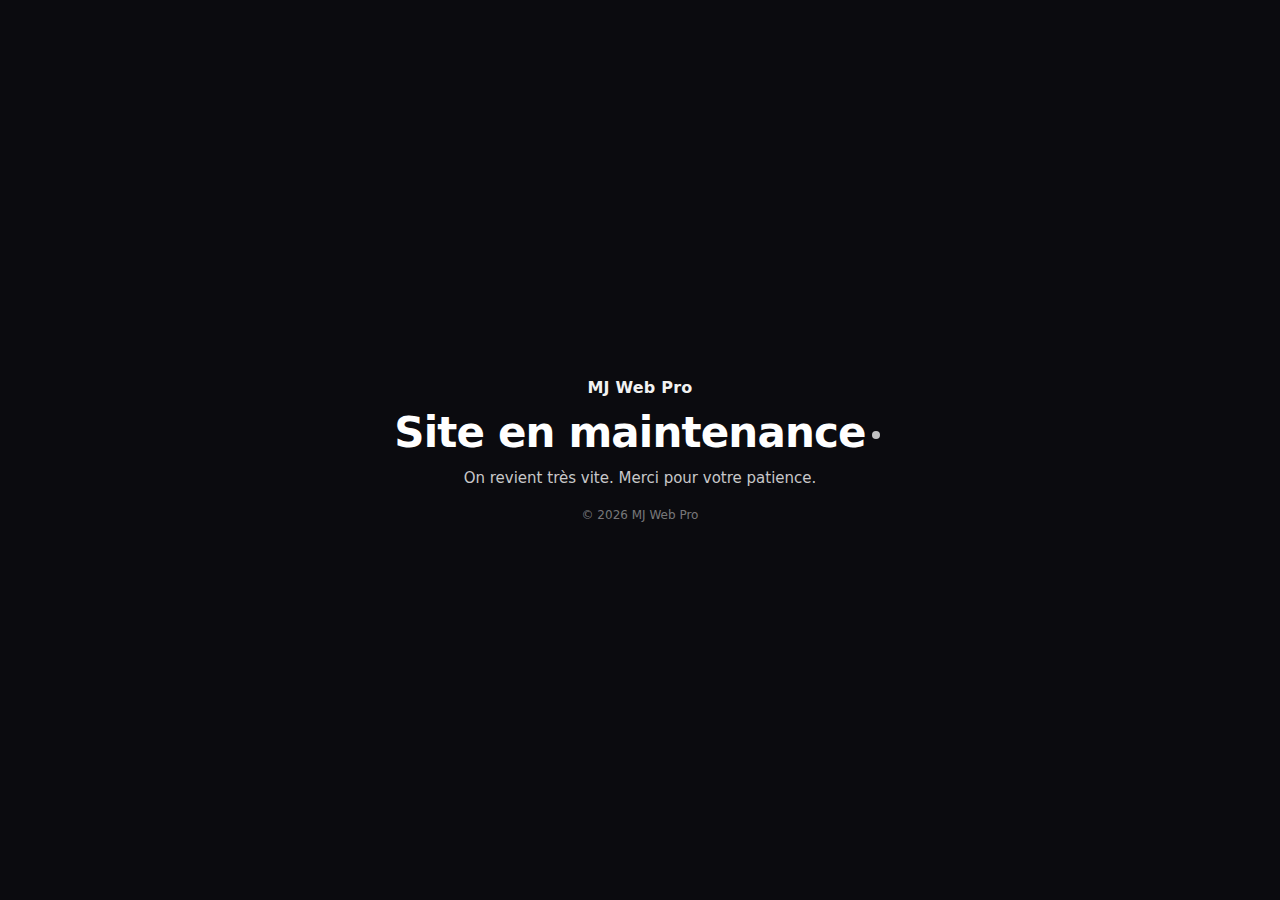
<file: <!doctype html>.html>
<!doctype html>
<html lang="fr">
<head>
  <meta charset="utf-8" />
  <meta name="viewport" content="width=device-width,initial-scale=1" />
  <meta name="robots" content="noindex,nofollow" />
  <title>MJ Web Pro — Maintenance</title>
  <style>
    :root { color-scheme: dark; }
    * { box-sizing: border-box; }
    body{
      margin:0;
      min-height:100vh;
      display:flex;
      align-items:center;
      justify-content:center;
      padding:24px;
      background:#0b0b0f;
      color:#ffffff;
      font-family: ui-sans-serif, system-ui, -apple-system, "Segoe UI", Roboto, Helvetica, Arial, "Apple Color Emoji","Segoe UI Emoji";
      -webkit-font-smoothing: antialiased;
      text-rendering: optimizeLegibility;
    }
    .wrap{
      width:min(640px, 100%);
      text-align:center;
    }
    .brand{
      font-weight:600;
      letter-spacing:.2px;
      opacity:.95;
      margin-bottom:14px;
      font-size:16px;
    }
    h1{
      margin:0 0 10px;
      font-size: clamp(28px, 4vw, 42px);
      font-weight:700;
      line-height:1.05;
      letter-spacing:-.02em;
    }
    p{
      margin:0;
      font-size:15px;
      line-height:1.6;
      color: rgba(255,255,255,.78);
    }
    .dot{
      display:inline-block;
      width:8px;height:8px;
      border-radius:999px;
      background: rgba(255,255,255,.75);
      margin: 0 6px 2px 6px;
      vertical-align:middle;
      animation: pulse 1.6s infinite ease-in-out;
    }
    @keyframes pulse{
      0%,100%{ opacity:.25; transform:scale(.9); }
      50%{ opacity:1; transform:scale(1.1); }
    }
    .footer{
      margin-top:18px;
      font-size:12px;
      color: rgba(255,255,255,.45);
    }
    a{ color: rgba(255,255,255,.75); text-decoration: none; border-bottom: 1px solid rgba(255,255,255,.25); }
    a:hover{ color:#fff; border-bottom-color: rgba(255,255,255,.6); }
  </style>
</head>
<body>
  <main class="wrap" role="main" aria-live="polite">
    <div class="brand">MJ Web Pro</div>

    <h1>Site en maintenance<span class="dot" aria-hidden="true"></span></h1>
    <p>On revient très vite. Merci pour votre patience.</p>

    <div class="footer">© <span id="y"></span> MJ Web Pro</div>
  </main>

  <script>
    document.getElementById("y").textContent = new Date().getFullYear();
  </script>
</body>
</html>
</file>
<file: style.css>
:root{
  --bg0:#05070d;
  --bg1:#070b14;
  --card:rgba(255,255,255,.06);
  --card2:rgba(255,255,255,.04);
  --border:rgba(255,255,255,.10);
  --border2:rgba(59,130,246,.45);
  --text:#ffffff;
  --muted:rgba(255,255,255,.72);
  --muted2:rgba(255,255,255,.55);
  --accent:#3B82F6;

  --radius:22px;
  --shadow: 0 18px 46px rgba(0,0,0,.45);
  --shadowSoft: 0 10px 30px rgba(0,0,0,.30);

  --container: 1100px;
  --headerH: 74px;
}

*{box-sizing:border-box}
html,body{height:100%}
body{
  margin:0;
  color:var(--text);
  font-family:-apple-system,BlinkMacSystemFont,"Inter","Segoe UI",system-ui,Arial,sans-serif;
  background:var(--bg0);
  -webkit-font-smoothing:antialiased;
  -moz-osx-font-smoothing:grayscale;
  overflow-x:hidden;
}
a{color:inherit;text-decoration:none}
img{max-width:100%;display:block}
button{font-family:inherit}

.page-bg{
  position:fixed;
  inset:0;
  z-index:-1;
  background:
    radial-gradient(900px 520px at 50% 5%, rgba(59,130,246,.34) 0%, rgba(59,130,246,0) 65%),
    radial-gradient(900px 520px at 20% 60%, rgba(14,165,233,.18) 0%, rgba(14,165,233,0) 70%),
    linear-gradient(180deg, var(--bg1), var(--bg0));
  pointer-events:none;
}

.container{
  width:min(var(--container), calc(100% - 56px));
  margin:0 auto;
}

/* HEADER */
.header{
  position: fixed;
  top: 0; left: 0; right: 0;
  z-index: 9999;
  height: var(--headerH);
  display:flex;
  align-items:center;
  background: rgba(6,9,16,.58);
  backdrop-filter: saturate(140%) blur(14px);
  border-bottom: 1px solid rgba(255,255,255,.08);
}
.header-inner{
  display:flex;
  align-items:center;
  justify-content:space-between;
  gap:18px;
}
.brand{
  display:flex;
  align-items:center;
  gap:12px;
  min-width:220px;
}
.logo{
  width:34px;height:34px;
  border-radius:10px;
  object-fit:cover;
  filter: drop-shadow(0 0 8px rgba(0,0,0,.35));
}
.brand-text{display:flex;flex-direction:column;line-height:1.1}
.brand-name{font-weight:800;font-size:16px;letter-spacing:.2px}
.brand-sub{font-size:12px;color:var(--muted2);margin-top:3px}

/* NAV DESKTOP */
.nav{display:flex;align-items:center;gap:18px}
.nav-link{
  font-size:14px;
  color:rgba(255,255,255,.82);
  transition:color .18s ease;
}
.nav-link:hover{color:var(--accent)}

/* BUTTONS */
.btn{
  display:inline-flex;
  align-items:center;
  justify-content:center;
  gap:10px;
  padding:10px 14px;
  border-radius:14px;
  border:1px solid var(--border);
  background:rgba(255,255,255,.04);
  color:rgba(255,255,255,.92);
  transition:transform .22s ease, border-color .22s ease, box-shadow .22s ease, background .22s ease;
  min-height:44px;
  white-space:nowrap;
}
.btn:hover{
  transform:translateY(-1px);
  border-color:rgba(255,255,255,.18);
  box-shadow:var(--shadowSoft);
}
.btn-accent{
  background:linear-gradient(180deg, rgba(59,130,246,.95), rgba(59,130,246,.72));
  border-color:rgba(59,130,246,.55);
  color:white;
}
.btn-accent:hover{
  border-color:rgba(59,130,246,.75);
  box-shadow:0 18px 46px rgba(59,130,246,.15), var(--shadowSoft);
}
.btn-lg{padding:12px 18px;border-radius:16px;font-weight:650;min-height:48px}

/* BURGER */
.burger{
  display:none;
  width:44px;height:44px;
  border-radius:14px;
  border:1px solid var(--border);
  background:rgba(255,255,255,.04);
}
.burger span{
  display:block;
  width:18px;height:2px;
  background:rgba(255,255,255,.86);
  margin:5px auto;
  border-radius:999px;
}

/* MOBILE NAV (déroulant) */
/* MOBILE NAV (plein écran, pas coupé à droite) */
.mobile-nav{
  display:none;
  position: fixed;
  top: var(--headerH);
  left: 0;
  right: 0;
  width: 100%;
  z-index: 9998;

  background: rgba(6,9,16,.94);
  backdrop-filter: saturate(140%) blur(14px);
  border-top: 1px solid rgba(255,255,255,.08);
}

.mobile-nav.open{display:block;}

.mobile-nav-inner{
  padding: 14px 0 18px;
}

.mobile-nav .nav-link{
  display:block;
  padding: 14px 0;
  font-size: 16px;
}

.mobile-cta{
  width:100%;
  margin-top: 10px;
}
.mobile-nav-inner{
  padding: 14px 0 18px;
}
.mobile-nav .nav-link{
  display:block;
  padding: 12px 0;
  font-size: 16px;
}
.mobile-cta{
  width:100%;
  margin-top: 10px;
}

/* MAIN */
main{padding-top: var(--headerH);}

/* HERO */
.hero{padding:38px 0 52px}
.hero-wrap{text-align:center;max-width:980px}
.hero-title{
  margin:0;
  font-size:46px;
  line-height:1.08;
  letter-spacing:-.7px;
}
.subtitle{
  margin:14px auto 0;
  max-width:760px;
  font-size:16px;
  color:var(--muted);
  line-height:1.65;
}
.hero-actions{
  margin-top:18px;
  display:flex;
  justify-content:center;
  gap:12px;
  flex-wrap:wrap;
}

/* Scroll indicator */
.scroll-indicator{
  margin:26px auto 0;
  display:inline-flex;
  align-items:center;
  gap:10px;
  padding:10px 14px;
  border-radius:999px;
  border:1px solid rgba(255,255,255,.12);
  background:rgba(255,255,255,.04);
  color:rgba(255,255,255,.82);
  cursor:pointer;
  transition:transform .22s ease, opacity .22s ease, border-color .22s ease, box-shadow .22s ease;
  user-select:none;
}
.scroll-indicator:hover{
  transform:translateY(2px);
  opacity:1;
  border-color:rgba(59,130,246,.35);
  box-shadow:var(--shadowSoft);
}
.scroll-text{font-size:13px;color:rgba(255,255,255,.75)}
.scroll-mouse{
  width:16px;height:22px;
  border-radius:10px;
  border:1px solid rgba(255,255,255,.35);
  position:relative;
}
.scroll-mouse::after{
  content:"";
  width:4px;height:4px;
  border-radius:999px;
  background:rgba(255,255,255,.75);
  position:absolute;
  left:50%;
  top:5px;
  transform:translateX(-50%);
  animation: wheel 1.6s infinite;
}
@keyframes wheel{
  0%{transform:translate(-50%,0);opacity:.9}
  60%{transform:translate(-50%,10px);opacity:.25}
  100%{transform:translate(-50%,0);opacity:.9}
}

/* Sections */
.section{padding:56px 0}
.section-head{
  text-align:center;
  max-width:820px;
  margin:0 auto 18px;
}
.section-title{
  margin:0;
  font-size:30px;
  letter-spacing:-.3px;
}
.section-sub{margin:8px 0 0;color:var(--muted)}
.muted{color:var(--muted)}

/* Cards & grid */
.grid{
  display:grid;
  grid-template-columns:repeat(12,1fr);
  gap:16px;
  margin-top:18px;
}
.card{
  grid-column:span 4;
  border:1px solid var(--border);
  background:linear-gradient(180deg, var(--card), var(--card2));
  border-radius:var(--radius);
  padding:20px;
  transition:transform .22s ease, border-color .22s ease, box-shadow .22s ease, background .22s ease;
  will-change:transform;
}
.card:hover{
  transform:translateY(-4px);
  border-color:var(--border2);
  box-shadow:var(--shadow);
  background:linear-gradient(180deg, rgba(59,130,246,.10), rgba(255,255,255,.02));
}
.tag{
  display:inline-flex;
  padding:6px 10px;
  border-radius:999px;
  border:1px solid rgba(255,255,255,.12);
  background:rgba(255,255,255,.04);
  color:rgba(255,255,255,.78);
  font-size:12px;
}
.card-title{margin-top:12px;font-weight:800;font-size:17px}
.card-desc{margin-top:8px;color:var(--muted);line-height:1.65;font-size:14.5px}

.step{
  width:28px;height:28px;
  border-radius:999px;
  border:1px solid rgba(255,255,255,.12);
  background:rgba(59,130,246,.12);
  display:flex;align-items:center;justify-content:center;
  color:rgba(147,197,253,1);
  font-weight:900;
  font-size:12px;
  margin-bottom:10px;
}

/* Contact */
.contact-row{
  margin-top:18px;
  display:flex;
  gap:14px;
  flex-wrap:wrap;
  justify-content:center;
}
.contact{
  width:min(560px, 100%);
  max-width:560px;
  display:flex;
  align-items:center;
  gap:14px;
  padding:18px;
}
.iconbox{
  width:52px;height:52px;
  border-radius:18px;
  border:1px solid rgba(255,255,255,.10);
  background:rgba(255,255,255,.04);
  display:flex;align-items:center;justify-content:center;
}

.footer{
  margin-top:32px;
  padding:26px 0 40px;
  border-top:1px solid rgba(255,255,255,.06);
  color:rgba(255,255,255,.60);
  font-size:13px;
  text-align:center;
}

/* Responsive */
@media (max-width: 980px){
  .nav{display:none !important;}
  .burger{display:inline-flex;align-items:center;justify-content:center;}
  .hero-title{font-size:34px}
  .subtitle{font-size:15px}
  .card{grid-column:span 12}
}
@media (max-width: 640px){
  .hero-title{font-size:32px}
}
</file>
